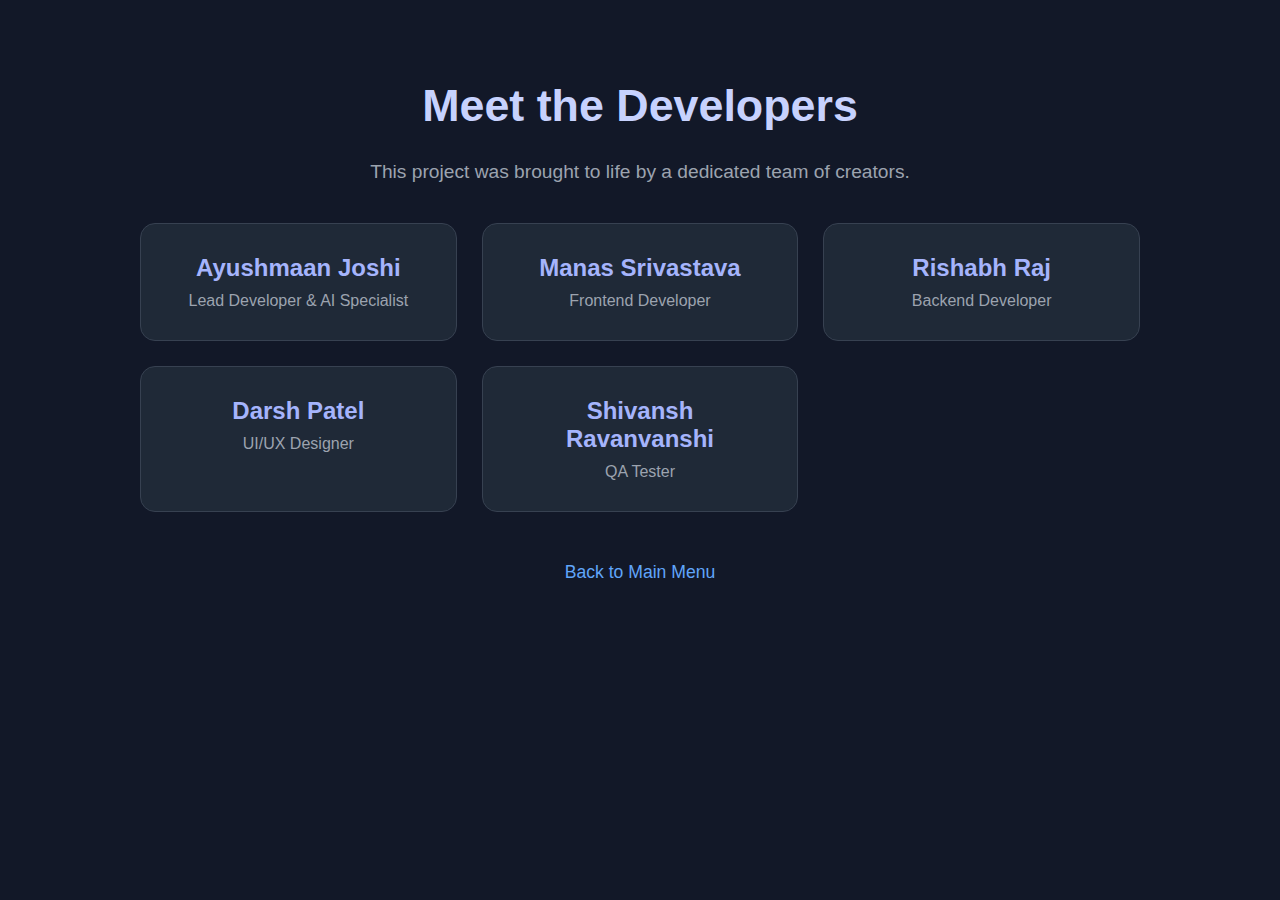
<file: developers.html>
<!DOCTYPE html>
<html lang="en">
  <head>
    <meta charset="UTF-8" />
    <meta name="viewport" content="width=device-width, initial-scale=1.0" />
    <title>RehabTrack - Developers</title>
    <link rel="stylesheet" href="developers-style.css" />
  </head>
  <body>
    <div class="container">
      <h1>Meet the Developers</h1>
      <p class="intro">
        This project was brought to life by a dedicated team of creators.
      </p>

      <div class="dev-grid">
        <div class="dev-card">
          <h2>Ayushmaan Joshi</h2>
          <p>Lead Developer & AI Specialist</p>
        </div>
        <div class="dev-card">
          <h2>Manas Srivastava</h2>
          <p>Frontend Developer</p>
        </div>
        <div class="dev-card">
          <h2>Rishabh Raj</h2>
          <p>Backend Developer</p>
        </div>
        <div class="dev-card">
          <h2>Darsh Patel</h2>
          <p>UI/UX Designer</p>
        </div>
        <div class="dev-card">
          <h2>Shivansh Ravanvanshi</h2>
          <p>QA Tester</p>
        </div>
      </div>

      <a href="index.html" class="back-link">Back to Main Menu</a>
    </div>
  </body>
</html>
</file>
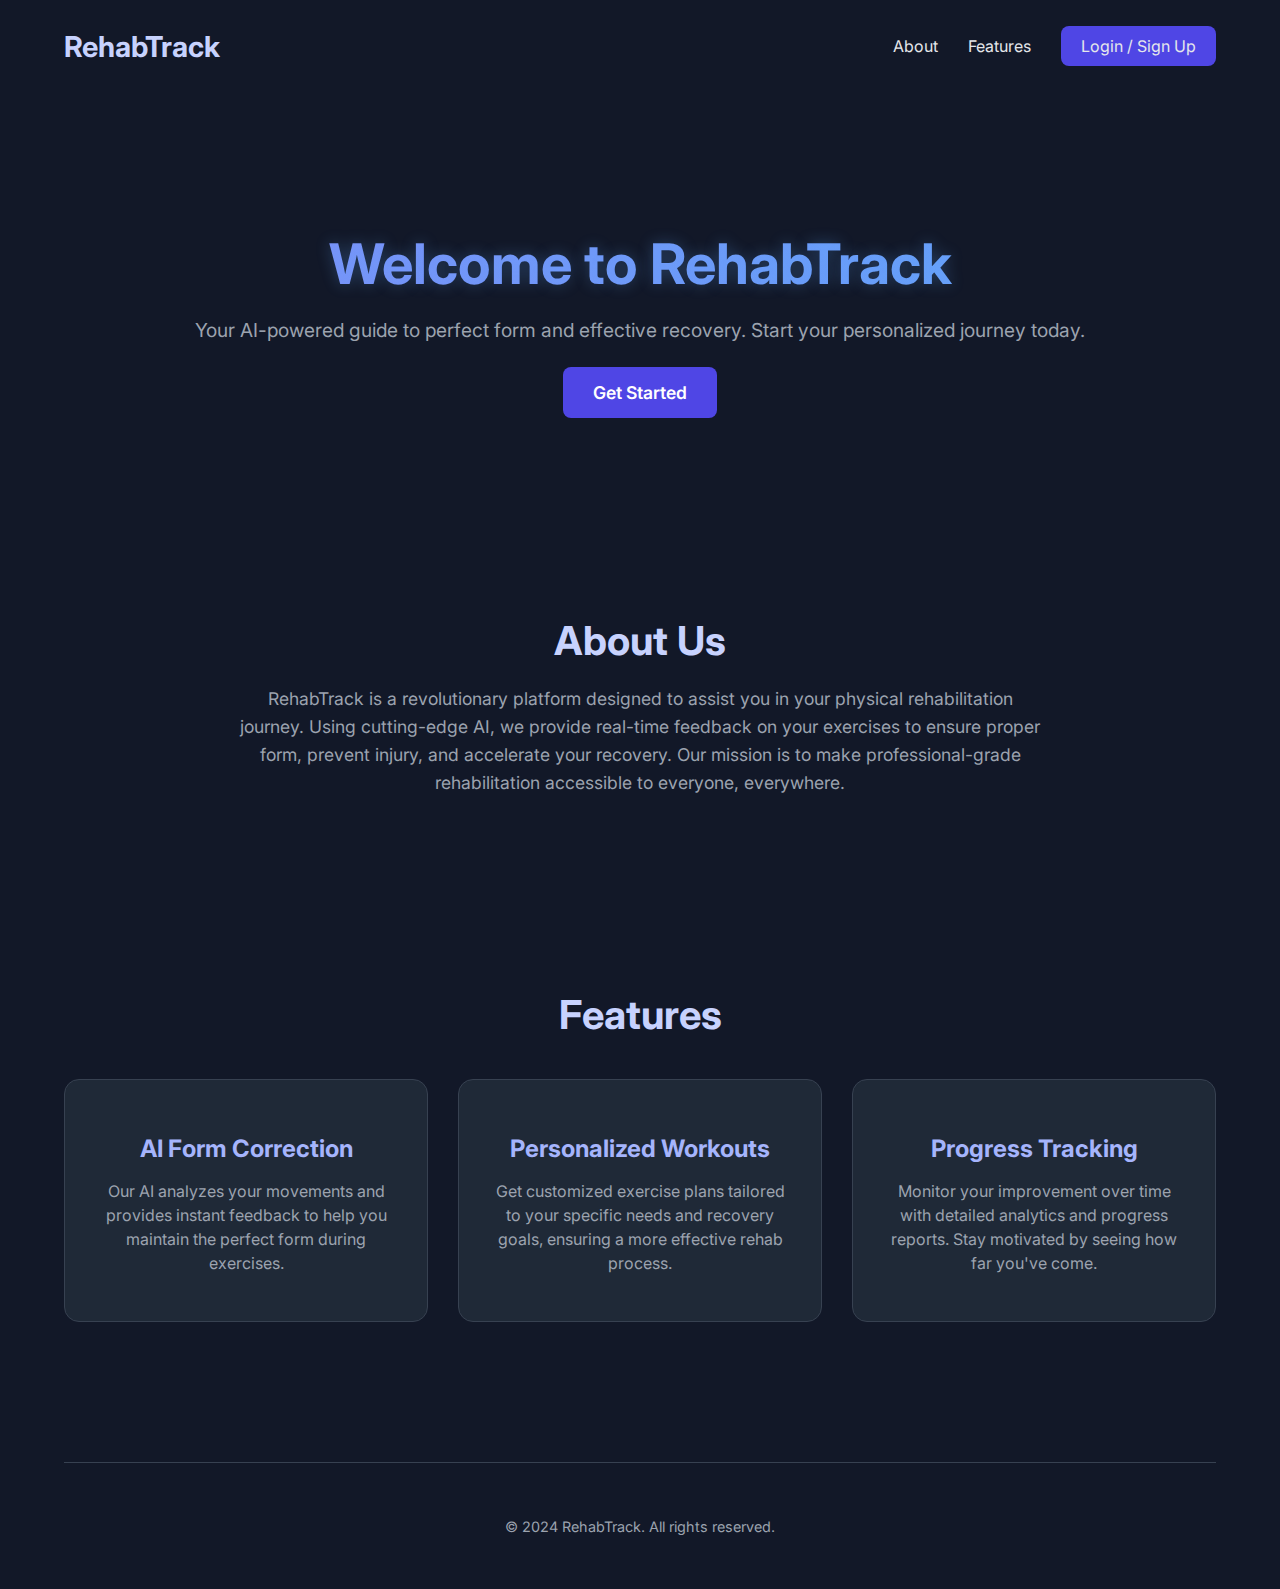
<file: landing.html>
<!DOCTYPE html>
<html lang="en">
<head>
    <meta charset="UTF-8">
    <meta name="viewport" content="width=device-width, initial-scale=1.0">
    <title>RehabTrack - Your Personal Rehab Companion</title>
    <link href="https://fonts.googleapis.com/css2?family=Inter:wght@400;600;700&display=swap" rel="stylesheet">
    <link rel="stylesheet" href="landing-style.css">
</head>
<body>
    <div class="container">
        <nav class="navbar">
            <div class="logo">RehabTrack</div>
            <ul class="nav-links">
                <li><a href="#about">About</a></li>
                <li><a href="#features">Features</a></li>
                <li><a href="login.html" class="btn-login">Login / Sign Up</a></li>
            </ul>
        </nav>

        <header class="hero">
            <div class="hero-content">
                <h1>Welcome to RehabTrack</h1>
                <p>Your AI-powered guide to perfect form and effective recovery. Start your personalized journey today.</p>
                <a href="login.html" class="cta-button">Get Started</a>
            </div>
        </header>

        <section id="about" class="about-section">
            <h2>About Us</h2>
            <p>RehabTrack is a revolutionary platform designed to assist you in your physical rehabilitation journey. Using cutting-edge AI, we provide real-time feedback on your exercises to ensure proper form, prevent injury, and accelerate your recovery. Our mission is to make professional-grade rehabilitation accessible to everyone, everywhere.</p>
        </section>

        <section id="features" class="features-section">
            <h2>Features</h2>
            <div class="features-grid">
                <div class="feature-card">
                    <h3>AI Form Correction</h3>
                    <p>Our AI analyzes your movements and provides instant feedback to help you maintain the perfect form during exercises.</p>
                </div>
                <div class="feature-card">
                    <h3>Personalized Workouts</h3>
                    <p>Get customized exercise plans tailored to your specific needs and recovery goals, ensuring a more effective rehab process.</p>
                </div>
                <div class="feature-card">
                    <h3>Progress Tracking</h3>
                    <p>Monitor your improvement over time with detailed analytics and progress reports. Stay motivated by seeing how far you've come.</p>
                </div>
            </div>
        </section>

        <footer class="footer">
            <p>&copy; 2024 RehabTrack. All rights reserved.</p>
        </footer>
    </div>
</body>
</html>
</file>
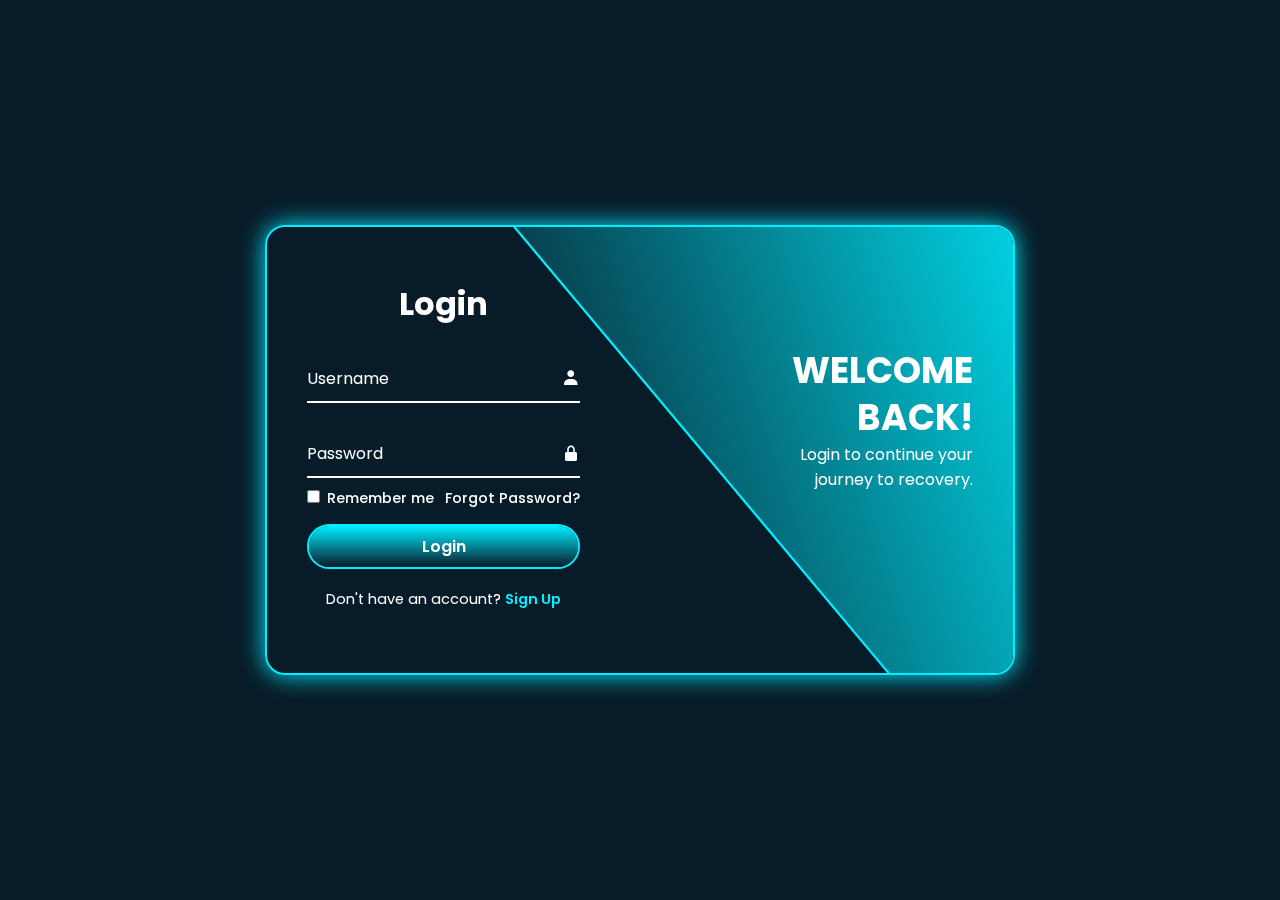
<file: login.html>
<!DOCTYPE html>
<html lang="en">
<head>
    <meta charset="UTF-8">
    <meta http-equiv="X-UA-Compatible" content="IE=edge">
    <meta name="viewport" content="width=device-width, initial-scale=1.0">
    <title>Login and Registration Form</title>
    <link rel="stylesheet" href="loginStyle.css">
    <link href='https://unpkg.com/boxicons@2.1.4/css/boxicons.min.css' rel='stylesheet'>
</head>
<body>
    <div class="wrapper">
        <span class="bg-animate"></span>
        <span class="bg-animate2"></span>
        
        <div class="form-box login">
            <h2 class="animation" style="--i:0; --j:21;">Login</h2>
            <form action="#">
                <div class="input-box animation" style="--i:1; --j:22;">
                    <input type="text" required>
                    <label>Username</label>
                    <i class='bx bxs-user'></i>
                </div>
                <div class="input-box animation" style="--i:2; --j:23;">
                    <input type="password" required>
                    <label>Password</label>
                    <i class='bx bxs-lock-alt'></i>
                </div>
                <div class="remember-forgot animation" style="--i:3; --j:24;">
                    <label><input type="checkbox"> Remember me</label>
                    <a href="#">Forgot Password?</a>
                </div>
                <button type="submit" class="btn animation" style="--i:4; --j:25;">Login</button>
                <div class="logreg-link animation" style="--i:5; --j:26;">
                    <p>Don't have an account? <a href="#" class="register-link">Sign Up</a></p>
                </div>
            </form>
        </div>
        <div class="info-text login">
            <h2 class="animation" style="--i:0; --j:20;">Welcome Back!</h2>
            <p class="animation" style="--i:1; --j:21;">Login to continue your journey to recovery.</p>
        </div>

        <!-- Registration Form -->

        <div class="form-box register">
            <h2 class="animation" style="--i:17; --j:0;">Sign Up</h2>
            <form action="#">
                <div class="input-box animation" style="--i:18; --j:1;">
                    <input type="text" required>
                    <label>Username</label>
                    <i class='bx bxs-user'></i>
                </div>
                <div class="input-box animation" style="--i:19; --j:2;">
                    <input type="email" required>
                    <label>Email</label>
                    <i class='bx bxs-envelope'></i>
                </div>
                <div class="input-box animation" style="--i:20; --j:3;">
                    <input type="password" required>
                    <label>Password</label>
                    <i class='bx bxs-lock-alt'></i>
                </div>
                <div class="remember-forgot animation" style="--i:21; --j:4;">
                    <label><input type="checkbox"> I agree to the terms & conditions</label>
                </div>
                <button type="submit" class="btn animation" style="--i:22; --j:5;">Sign Up</button>
                <div class="logreg-link animation" style="--i:23; --j:6;">
                    <p>Already have an account? <a href="#" class="login-link">Login</a></p>
                </div>
            </form>
        </div>
        <div class="info-text register">
            <h2 class="animation" style="--i:17; --j:0;">Create an Account</h2>
            <p class="animation" style="--i:18; --j:1;">Join us and take the first step towards a better you.</p>
        </div>
    </div>

    <script src="script.js"></script>


    <!-- ================== FIREBASE INTEGRATION ================== -->

    
    <!-- This script connects to Firebase for user authentication. -->
    <!-- Make sure to replace the config with your own Firebase project config. -->

    <!-- <script type="module">
        // Import functions from the Firebase SDKs
        import { initializeApp } from "https://www.gstatic.com/firebasejs/11.6.1/firebase-app.js";
        import { 
            getAuth, 
            createUserWithEmailAndPassword, 
            signInWithEmailAndPassword,
            onAuthStateChanged
        } from "https://www.gstatic.com/firebasejs/11.6.1/firebase-auth.js";

        // Your web app's Firebase configuration
        // IMPORTANT: Replace with your actual Firebase config
        const firebaseConfig = {
            apiKey: "YOUR_API_KEY",
            authDomain: "YOUR_AUTH_DOMAIN",
            projectId: "YOUR_PROJECT_ID",
            storageBucket: "YOUR_STORAGE_BUCKET",
            messagingSenderId: "YOUR_MESSAGING_SENDER_ID",
            appId: "YOUR_APP_ID"
        };

        // Initialize Firebase
        const app = initializeApp(firebaseConfig);
        const auth = getAuth(app);

        // Redirect user if already logged in
        onAuthStateChanged(auth, user => {
            if (user) {
                window.location.href = 'index.html';
            }
        });

        const loginForm = document.getElementById('loginForm');
        loginForm.addEventListener('submit', (e) => {
            e.preventDefault();
            const email = document.getElementById('loginEmail').value;
            const password = document.getElementById('loginPassword').value;

            signInWithEmailAndPassword(auth, email, password)
                .then((userCredential) => {
                    // Signed in 
                    const user = userCredential.user;
                    console.log('User logged in:', user);
                    window.location.href = 'index.html';
                })
                .catch((error) => {
                    alert('Error logging in: ' + error.message);
                });
        });

        const registerForm = document.getElementById('registerForm');
        const wrapper = document.querySelector('.wrapper');

        registerForm.addEventListener('submit', (e) => {
            e.preventDefault();
            const email = document.getElementById('registerEmail').value;
            const password = document.getElementById('registerPassword').value;
            
            createUserWithEmailAndPassword(auth, email, password)
                .then((userCredential) => {
                    alert('Account created successfully! Please log in.');
                    // Switch to login form
                    wrapper.classList.remove('active');
                    document.getElementById('loginEmail').value = email;
                    document.getElementById('loginPassword').focus();
                })
                .catch((error) => {
                    alert('Error signing up: ' + error.message);
                });
        });
    </script> -->


</body>
</html>
</file>
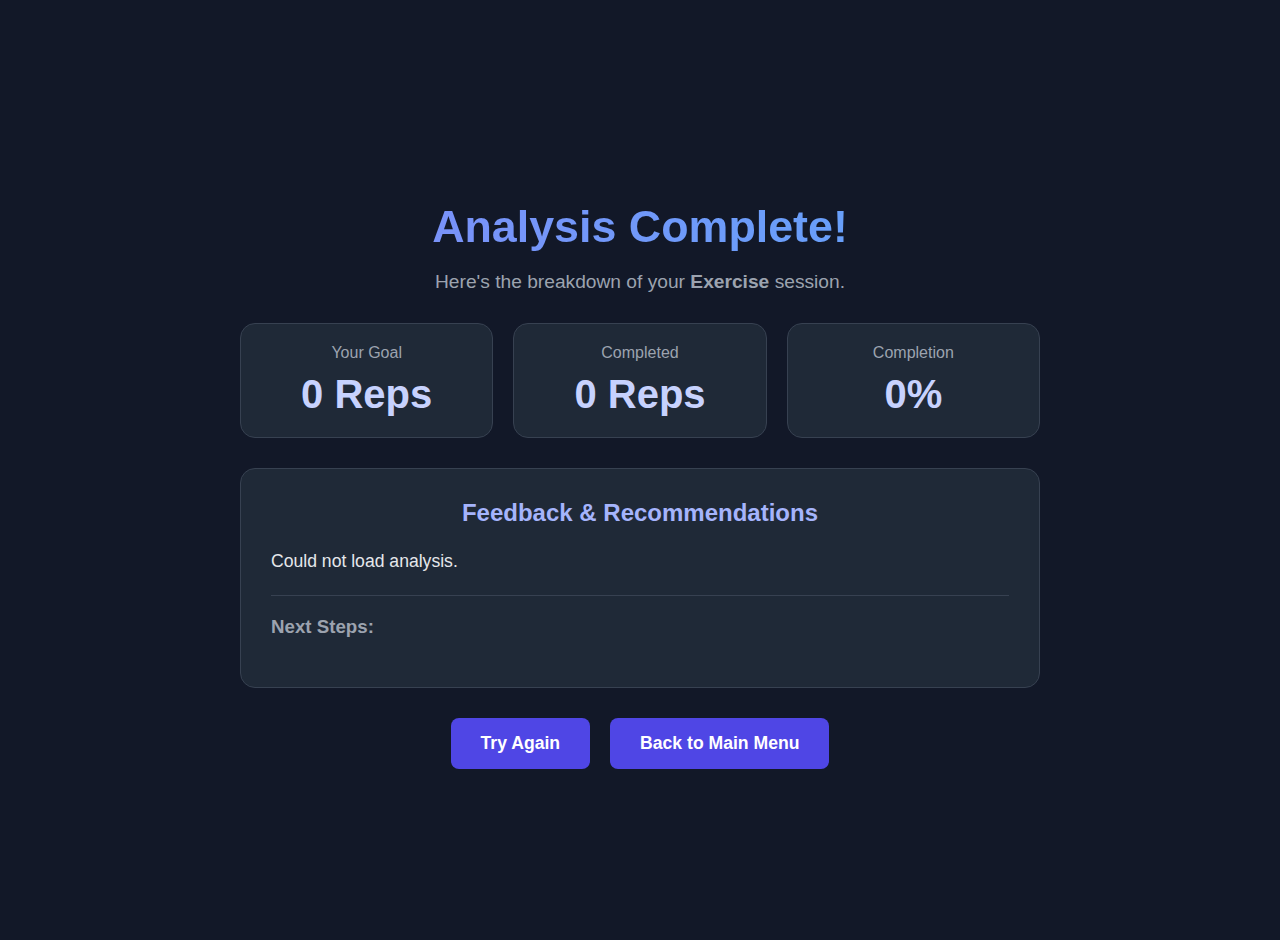
<file: results.html>
<!DOCTYPE html>
<html lang="en">
  <head>
    <meta charset="UTF-8" />
    <meta name="viewport" content="width=device-width, initial-scale=1.0" />
    <title>RehabTrack - Exercise Analysis</title>
    <link rel="stylesheet" href="results-style.css" />
  </head>
  <body>
    <div class="container">
      <div class="header">
        <h1>Analysis Complete!</h1>
        <p>
          Here's the breakdown of your
          <strong id="exercise-name">Exercise</strong> session.
        </p>
      </div>

      <div class="stats-grid">
        <div class="stat-card">
          <h3>Your Goal</h3>
          <p id="goal-reps">0 Reps</p>
        </div>
        <div class="stat-card">
          <h3>Completed</h3>
          <p id="completed-reps">0 Reps</p>
        </div>
        <div class="stat-card">
          <h3>Completion</h3>
          <p id="completion-rate">0%</p>
        </div>
      </div>

      <div class="analysis-card">
        <h2>Feedback & Recommendations</h2>
        <div id="analysis-summary">
          <p>Loading summary...</p>
        </div>
        <hr />
        <h3>Next Steps:</h3>
        <div id="analysis-recommendation">
          <p>Loading recommendations...</p>
        </div>
      </div>

      <div class="button-container">
        <button id="redo-btn">Try Again</button>
        <button id="main-menu-btn">Back to Main Menu</button>
      </div>
    </div>
    <script src="results.js"></script>
  </body>
</html>
</file>
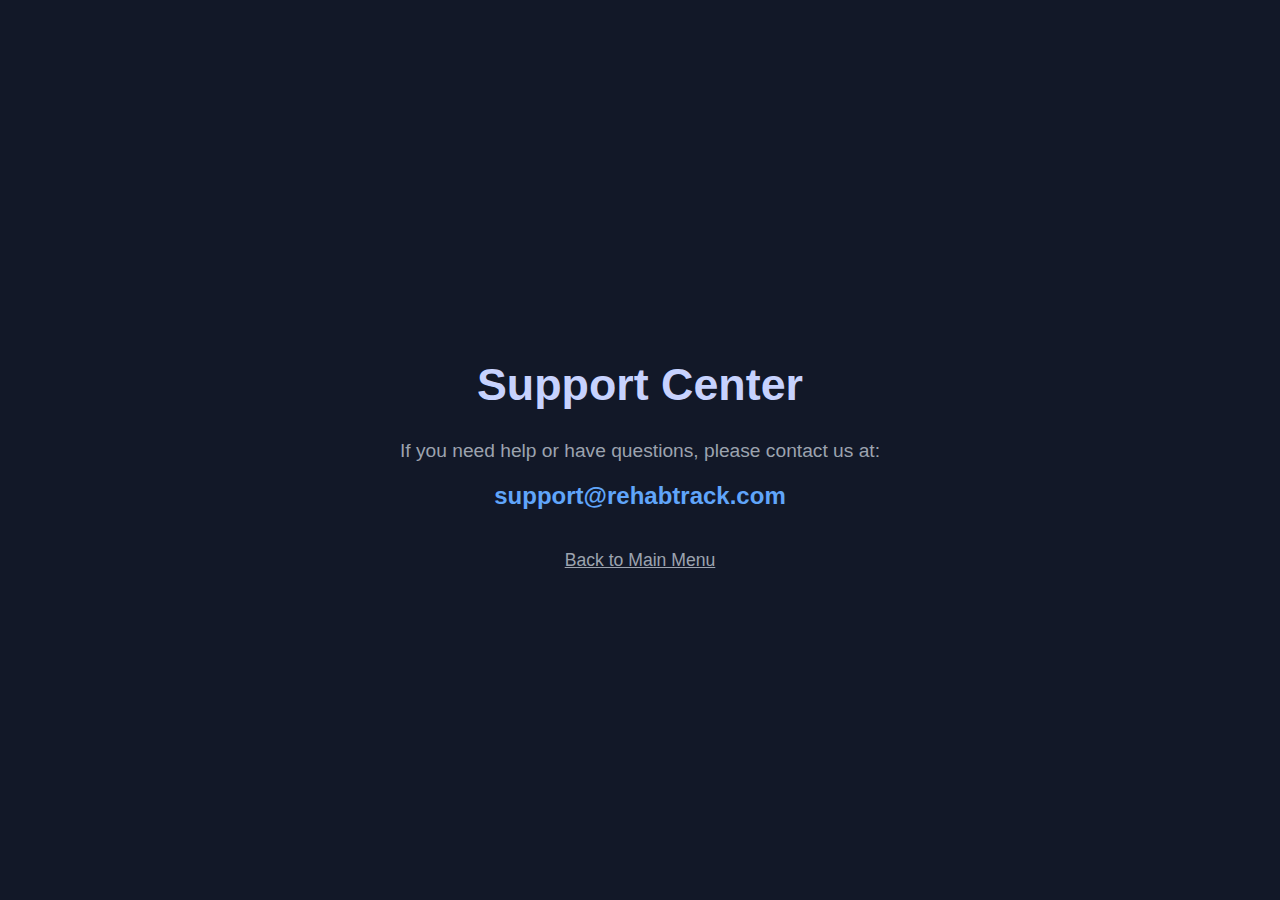
<file: support.html>
<!DOCTYPE html>
<html lang="en">
  <head>
    <meta charset="UTF-8" />
    <meta name="viewport" content="width=device-width, initial-scale=1.0" />
    <title>RehabTrack - Support</title>
    <link rel="stylesheet" href="support-style.css" />
  </head>
  <body>
    <div class="container">
      <h1>Support Center</h1>
      <p>If you need help or have questions, please contact us at:</p>
      <a href="mailto:support@rehabtrack.com" class="email-link"
        >support@rehabtrack.com</a
      >
      <br />
      <a href="index.html" class="back-link">Back to Main Menu</a>
    </div>
  </body>
</html>
</file>
<file: developers-style.css>
body,
html {
  margin: 0;
  padding: 0;
  font-family: "Inter", sans-serif;
  background: #121828;
  color: #e5e7eb;
  text-align: center;
}

.container {
  padding: 50px 20px;
}

h1 {
  font-size: 2.8rem;
  color: #c7d2fe;
}

.intro {
  font-size: 1.2rem;
  color: #9ca3af;
  margin-bottom: 40px;
}

/* New Grid Styles */
.dev-grid {
  display: grid;
  grid-template-columns: repeat(auto-fit, minmax(280px, 1fr));
  gap: 25px;
  max-width: 1000px;
  margin: 0 auto;
}

.dev-card {
  background: #1f2937;
  border: 1px solid #374151;
  border-radius: 15px;
  padding: 30px;
  transition: transform 0.3s, box-shadow 0.3s;
}

.dev-card:hover {
  transform: translateY(-5px);
  box-shadow: 0 5px 15px rgba(96, 165, 250, 0.1);
}

.dev-card h2 {
  margin: 0 0 10px 0;
  color: #a5b4fc;
  font-size: 1.5rem;
}

.dev-card p {
  margin: 0;
  color: #9ca3af;
}

.back-link {
  display: inline-block;
  margin-top: 50px;
  color: #60a5fa;
  text-decoration: none;
  font-size: 1.1rem;
}
</file>
<file: landing-style.css>
body {
    margin: 0;
    font-family: "Inter", sans-serif;
    background: #121828;
    color: #e5e7eb;
    text-align: center;
}

.container {
    width: 90%;
    max-width: 1200px;
    margin: 0 auto;
}

.navbar {
    display: flex;
    justify-content: space-between;
    align-items: center;
    padding: 20px 0;
}

.logo {
    font-size: 1.8rem;
    font-weight: 700;
    color: #c7d2fe;
}

.nav-links {
    list-style: none;
    display: flex;
    align-items: center;
    gap: 30px;
}

.nav-links a {
    color: #e5e7eb;
    text-decoration: none;
    font-size: 1rem;
    transition: color 0.3s;
}

.nav-links a:hover {
    color: #60a5fa;
}

.btn-login {
    background: #4f46e5;
    padding: 10px 20px;
    border-radius: 8px;
    color: white;
    transition: background-color 0.3s;
}

.btn-login:hover {
    background-color: #6366f1;
    color: white;
}

.hero {
    padding: 100px 0;
}

.hero-content h1 {
    font-size: 3.5rem;
    margin-bottom: 20px;
    background: linear-gradient(90deg, #818cf8, #60a5fa);
    -webkit-background-clip: text;
    background-clip: text;
    -webkit-text-fill-color: transparent;
    text-shadow: 0 0 15px rgba(96, 165, 250, 0.3);
}

.hero-content p {
    font-size: 1.2rem;
    color: #9ca3af;
    margin-bottom: 40px;
}

.cta-button {
    background: #4f46e5;
    color: white;
    padding: 15px 30px;
    border-radius: 8px;
    text-decoration: none;
    font-size: 1.1rem;
    font-weight: 600;
    transition: background-color 0.3s, transform 0.2s;
}

.cta-button:hover {
    background-color: #6366f1;
    transform: scale(1.05);
}

.about-section, .features-section {
    padding: 80px 0;
}

h2 {
    font-size: 2.5rem;
    margin-bottom: 20px;
    color: #c7d2fe;
}

.about-section p {
    font-size: 1.1rem;
    color: #9ca3af;
    max-width: 800px;
    margin: 0 auto;
    line-height: 1.6;
}

.features-grid {
    display: grid;
    grid-template-columns: repeat(auto-fit, minmax(280px, 1fr));
    gap: 30px;
    margin-top: 40px;
}

.feature-card {
    background: #1f2937;
    padding: 30px;
    border-radius: 15px;
    border: 1px solid #374151;
}

.feature-card h3 {
    font-size: 1.5rem;
    color: #a5b4fc;
    margin-bottom: 15px;
}

.feature-card p {
    font-size: 1rem;
    color: #9ca3af;
    line-height: 1.5;
}

.footer {
    padding: 40px 0;
    border-top: 1px solid #374151;
    margin-top: 60px;
}

.footer p {
    color: #9ca3af;
    font-size: 0.9rem;
}
</file>
<file: loginStyle.css>
@import url('https://fonts.googleapis.com/css2?family=Poppins:wght@300;400;500;600;700&display=swap');

* {
    margin: 0;
    padding: 0;
    box-sizing: border-box;
    font-family: 'Poppins', sans-serif;
}

body {
    display: flex;
    justify-content: center;
    align-items: center;
    min-height: 100vh;
    background: #081b29;
}

.wrapper {
    position: relative;
    width: 750px;
    height: 450px;
    background: transparent;
    border: 2px solid #0ef;
    box-shadow: 0 0 25px #0ef;
    overflow: hidden;
    border-radius: 20px;
    backdrop-filter: blur(20px);
    display: flex;
    justify-content: center;
    align-items: center;
}

.wrapper .form-box {
    position: absolute;
    top: 0;
    width: 50%;
    height: 100%;
    display: flex;
    flex-direction: column;
    justify-content: center;
}

.wrapper .form-box.login {
    left: 0;
    padding: 0 60px 0 40px;
}

.wrapper .form-box.login .animation{
    transform: translateX(0);
    opacity: 1;
    filter: blur(0);
    transition: 0.7s ease;
    transition-delay: calc(0.1s * var(--j));
}

.wrapper.active .form-box.login .animation{
    transform: translateX(-120%);
    opacity: 0;
    filter: blur(10px);
    transition-delay: calc(0.1s * var(--i));
}

.wrapper .form-box.register {
    right: 0;
    padding: 0 40px 0 60px;
    pointer-events: none
}

.wrapper.active .form-box.register {
    pointer-events: auto;
}

.wrapper .form-box.register .animation {
    transform: translateX(120%);
    opacity: 0;
    filter: blur(10px);
    transition: 0.7s ease;
    transition-delay: calc(0.1s * var(--j));
}

.wrapper.active .form-box.register .animation{
    transform: translateX(0);
    opacity: 1;
    filter: blur(0);
    transition-delay: calc(.1s * var(--i));
}

.form-box h2 {
    font-size: 32px;
    color: #fff;
    text-align: center;
}

.form-box .input-box {
    position: relative;
    width: 100%;
    height: 50px;
    margin: 25px 0;
}

.input-box input {
    width: 100%;
    height: 100%;
    background: transparent;
    border: none;
    outline: none;
    border-bottom: 2px solid #fff;
    padding-right: 23px;
    font-size: 16px;
    color: #fff;
    font-weight: 500;
    transition: .5s;
}

.input-box input:focus,
.input-box input:valid{
    border-bottom-color: #0ef;
}

.input-box label {
    position: absolute;
    top: 50%;
    left: 0;
    transform: translateY(-50%);
    font-size: 16px;
    color: #fff;
    pointer-events: none;
    transition: .5s;
}

.input-box input:focus~label,
.input-box input:valid~label {
    top: -5px;
    color: #0ef;
}

.input-box i {
    position: absolute;
    top: 50%;
    right: 0;
    transform: translateY(-50%);
    font-size: 18px;
    color: #fff;
    transition: .5s;
}

.input-box input:focus~i,
.input-box input:valid~i {
    color: #0ef;
}

.btn {
    position: relative;
    width: 100%;
    height: 45px;
    background: transparent;
    border: 2px solid #0ef;
    outline: none;
    border-radius: 40px;
    cursor: pointer;
    font-size: 16px;
    color: #fff;
    font-weight: 600;
    z-index: 1;
    overflow: hidden;
}
.btn::before {
    content: '';
    position: absolute;
    top: -100%;
    left: 0;
    width: 100%;
    height: 300%;
    background: linear-gradient(#081b29,#0ef,#081b29,#0ef);
    z-index: -1;
    transition: .5s;
}
.btn:hover::before{
    top: 0;
}

.form-box .logreg-link{
    font-size: 14.5px;
    color: #fff;
    text-align: center;
    margin: 20px 0 10px;
}

.logreg-link p a {
    color: #0ef;
    text-decoration: none;
    font-weight: 600;
}

.logreg-link p a:hover {
    text-decoration: underline;
}

.wrapper .info-text {
    position: absolute;
    top: 0;
    width: 50%;
    height: 100%;
    display: flex;
    flex-direction: column;
    justify-content: center;
}

.wrapper .info-text.login{
    right: 0;
    text-align: right;
    padding: 0 40px 60px 150px;
}

.wrapper .info-text.login .animation{
    transform: translateX(0);
    opacity: 1;
    filter: blur(0);
    transition: 0.7s ease;
    transition-delay: calc(0.1s * var(--j));
}

.wrapper.active .info-text.login .animation{
    transform: translateX(120%);
    opacity: 0;
    filter: blur(10px);
    transition-delay: calc(0.5s * var(--i));
}

.wrapper .info-text.register {
    left: 0;
    text-align: left;
    padding: 0 150px 60px 40px;
    pointer-events: none;
}

.wrapper.active .info-text.register {
    pointer-events: auto;
}

.wrapper .info-text.register .animation {
    transform: translateX(-120%);
    opacity: 0;
    filter: blur(10px);
    transition: .7s ease;
    transition-delay: calc(0.1s * var(--j));
}

.wrapper.active .info-text.register .animation {
    transform: translateX(0);
    opacity: 1;
    filter: blur(0);
    transition-delay: calc(0.1s * var(--i));
}

.info-text h2{
    font-size: 36px;
    color: #fff;
    line-height: 1.3;
    text-transform: uppercase;
}

.info-text p{
    font-size: 16px;
    color: #fff;
}

.wrapper .bg-animate{
    position: absolute;
    top: -4px;
    right: 0;
    width: 850px;
    height: 600px;
    background: linear-gradient(45deg,#081b29,#0ef);
    border-bottom: 3px solid #0ef;
    transform: rotate(10deg) skewY(40deg);
    transform-origin: bottom right;
    transition: 1.5s ease;
    transition-delay: 1.4s;
}

.wrapper.active .bg-animate{
    transform: rotate(0) skewY(0);
    transition-delay: .6s;
}

.wrapper .bg-animate2{
    position: absolute;
    top: 100%;
    left: 250px;
    width: 850px;
    height: 700px;
    background: #081b29;
    border-top: 3px solid #0ef;
    transform: rotate(0) skewY(0);
    transform-origin: bottom left;
    transition: 1.5s ease;
    transition-delay: .5s;
}

.wrapper.active .bg-animate2 {
    transform: rotate(-11deg) skewY(-41deg);
    transition-delay: 1.2s;
}

.remember-forgot {
    font-size: .9em;
    color: #fff;
    font-weight: 500;
    margin: -15px 0 15px;
    display: flex;
    justify-content: space-between;
}

.remember-forgot label input {
    accent-color: #fff;
    margin-right: 3px;
}

.remember-forgot a {
    color: #fff;
    text-decoration: none;
}

.remember-forgot a:hover {
    text-decoration: underline;
}
</file>
<file: results-style.css>
body {
  margin: 0;
  font-family: "Inter", sans-serif;
  background: #121828;
  color: #e5e7eb;
  display: flex;
  justify-content: center;
  align-items: center;
  min-height: 100vh;
  padding: 20px 0;
}

.container {
  width: 90%;
  max-width: 800px;
  margin: 0 auto;
}

.header {
  text-align: center;
  margin-bottom: 30px;
}

.header h1 {
  font-size: 2.8rem;
  margin-bottom: 10px;
  background: linear-gradient(90deg, #818cf8, #60a5fa);
  -webkit-background-clip: text;
  background-clip: text;
  -webkit-text-fill-color: transparent;
}

.header p {
  font-size: 1.2rem;
  color: #9ca3af;
}

.stats-grid {
  display: grid;
  grid-template-columns: repeat(3, 1fr);
  gap: 20px;
  margin-bottom: 30px;
}

.stat-card {
  background: #1f2937;
  padding: 20px;
  border-radius: 15px;
  text-align: center;
  border: 1px solid #374151;
}

.stat-card h3 {
  margin: 0 0 10px 0;
  color: #9ca3af;
  font-size: 1rem;
  font-weight: 500;
}

.stat-card p {
  margin: 0;
  font-size: 2.5rem;
  font-weight: bold;
  color: #c7d2fe;
}

.analysis-card {
  background: #1f2937;
  padding: 30px;
  border-radius: 15px;
  text-align: left;
  border: 1px solid #374151;
  margin-bottom: 30px;
}

.analysis-card h2 {
  margin-top: 0;
  text-align: center;
  color: #a5b4fc;
}

.analysis-card h3 {
  color: #9ca3af;
  margin-top: 20px;
}

.analysis-card hr {
  border: 0;
  height: 1px;
  background: #374151;
  margin: 20px 0;
}

#analysis-summary p,
#analysis-recommendation p {
  font-size: 1.1rem;
  line-height: 1.6;
  color: #e5e7eb;
  white-space: pre-wrap; /* Preserves line breaks from the analysis text */
}

.button-container {
  display: flex;
  justify-content: center;
  gap: 20px;
}

button {
  background: #4f46e5;
  color: white;
  padding: 15px 30px;
  border-radius: 8px;
  text-decoration: none;
  font-size: 1.1rem;
  font-weight: 600;
  border: none;
  cursor: pointer;
  transition: background-color 0.3s, transform 0.2s;
}

button:hover {
  background-color: #6366f1;
  transform: scale(1.05);
}
</file>
<file: support-style.css>
body,
html {
  margin: 0;
  padding: 0;
  font-family: "Inter", sans-serif;
  background: #121828;
  color: #e5e7eb;
  text-align: center;
  display: flex;
  justify-content: center;
  align-items: center;
  height: 100vh;
}

.container {
  max-width: 600px;
}

h1 {
  font-size: 2.8rem;
  color: #c7d2fe;
}

p {
  font-size: 1.2rem;
  color: #9ca3af;
}

.email-link {
  font-size: 1.5rem;
  color: #60a5fa;
  text-decoration: none;
  font-weight: bold;
}

.back-link {
  display: block;
  margin-top: 40px;
  color: #9ca3af;
  font-size: 1.1rem;
}
</file>
